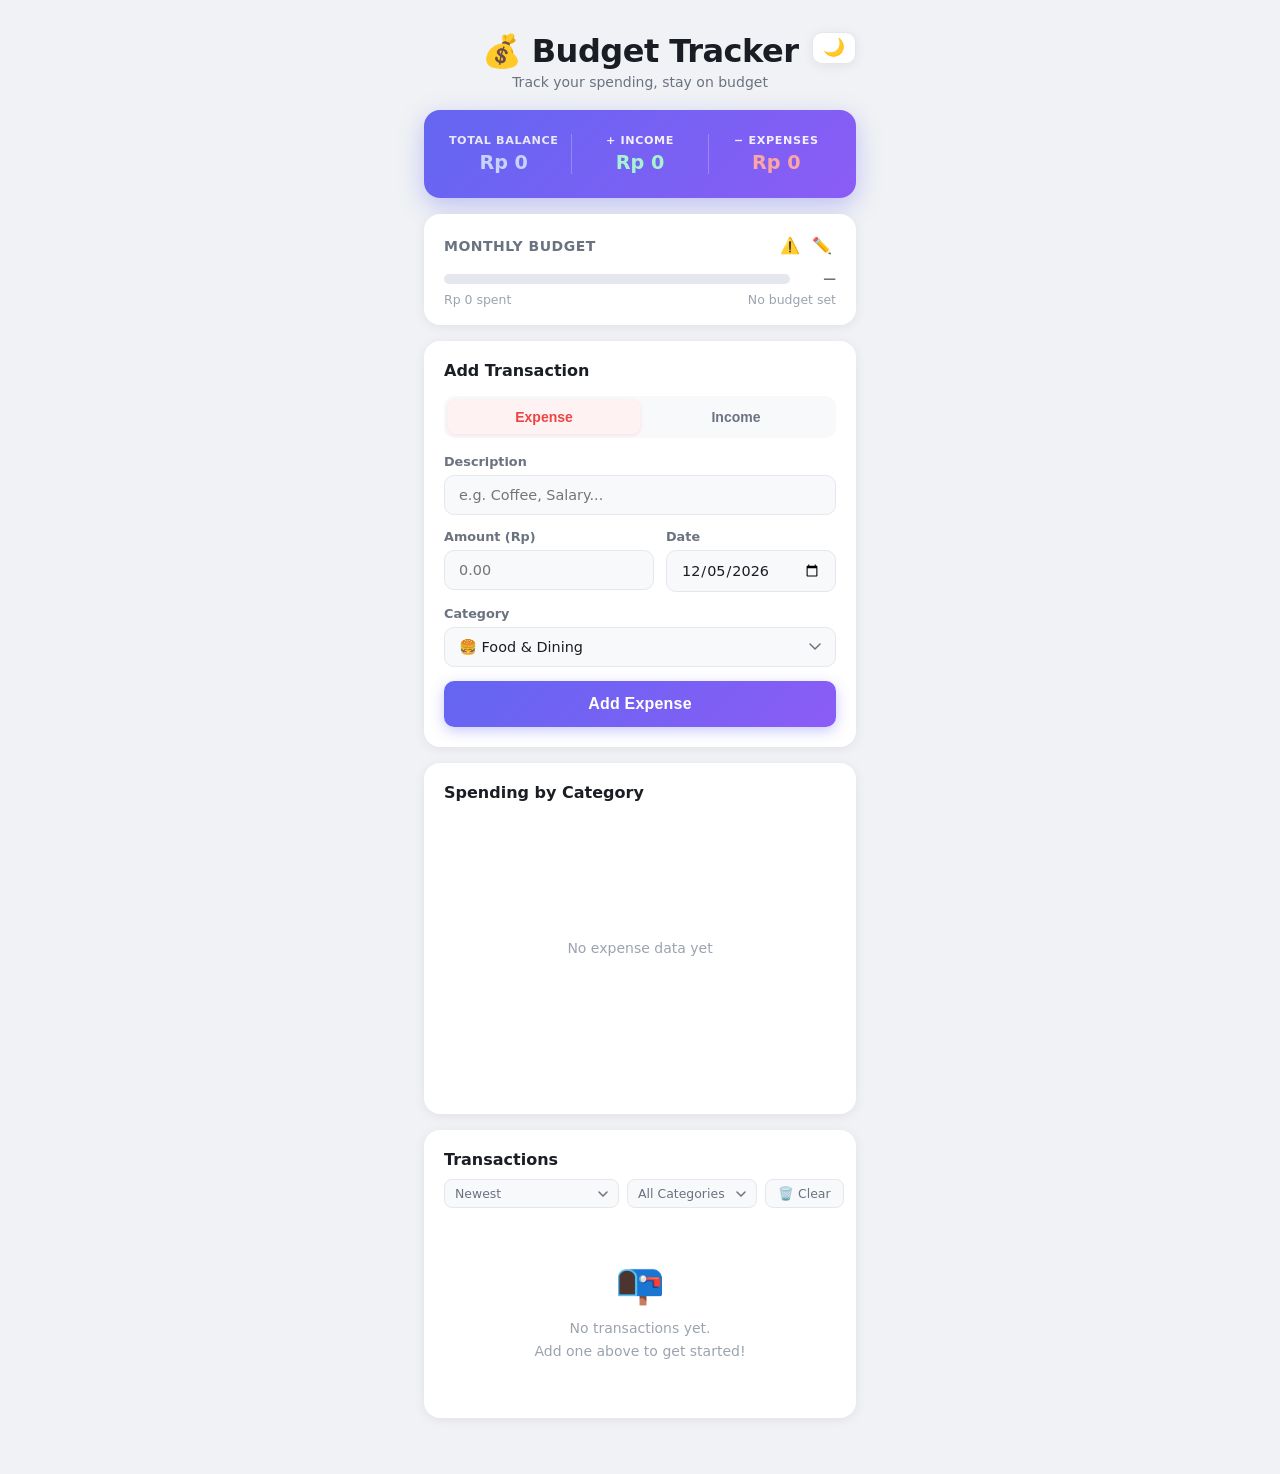
<file: index.html>
<!DOCTYPE html>
<html lang="en">
<head>
  <meta charset="UTF-8" />
  <meta name="viewport" content="width=device-width, initial-scale=1.0" />
  <title>Expense & Budget Visualizer</title>
  <link rel="stylesheet" href="styles.css" />
</head>
<body>

  <div class="app">

    <!-- Header -->
    <header class="app-header">
      <button class="theme-toggle-btn" id="theme-toggle-btn" title="Toggle dark / light mode" aria-label="Toggle theme">🌙</button>
      <h1 class="app-title">💰 Budget Tracker</h1>
      <p class="app-subtitle">Track your spending, stay on budget</p>
    </header>

    <!-- Balance Card -->
    <section class="balance-section">
      <div class="balance-card">
        <div class="balance-item">
          <span class="balance-label">Total Balance</span>
          <span class="balance-amount" id="total-balance">$0.00</span>
        </div>
        <div class="balance-divider"></div>
        <div class="balance-item">
          <span class="balance-label income-label">+ Income</span>
          <span class="balance-amount income-amount" id="total-income">$0.00</span>
        </div>
        <div class="balance-divider"></div>
        <div class="balance-item">
          <span class="balance-label expense-label">− Expenses</span>
          <span class="balance-amount expense-amount" id="total-expense">$0.00</span>
        </div>
      </div>
    </section>

    <!-- Budget Goal -->
    <section class="budget-section">
      <div class="budget-card">
        <div class="budget-header">
          <span class="budget-title">Monthly Budget</span>
          <div class="budget-header-actions">
            <button class="budget-edit-btn" id="limit-edit-btn" title="Set spending limit per transaction">⚠️</button>
            <button class="budget-edit-btn" id="budget-edit-btn" title="Set budget">✏️</button>
          </div>
        </div>
        <div class="budget-bar-wrap">
          <div class="budget-bar" id="budget-bar">
            <div class="budget-bar-fill" id="budget-bar-fill"></div>
          </div>
          <span class="budget-percent" id="budget-percent">0%</span>
        </div>
        <div class="budget-meta">
          <span id="budget-spent-label">$0.00 spent</span>
          <span id="budget-goal-label">of $0.00</span>
        </div>
      </div>
    </section>

    <!-- Add Transaction Form -->
    <section class="form-section">
      <div class="form-card">
        <h2 class="form-title">Add Transaction</h2>
        <form id="transaction-form" novalidate>

          <!-- Type Toggle -->
          <div class="type-toggle">
            <button type="button" class="type-btn active" data-type="expense" id="btn-expense">Expense</button>
            <button type="button" class="type-btn" data-type="income" id="btn-income">Income</button>
          </div>

          <div class="form-row">
            <div class="form-group">
              <label for="txn-desc">Description</label>
              <input type="text" id="txn-desc" placeholder="e.g. Coffee, Salary..." maxlength="50" />
            </div>
          </div>

          <div class="form-row two-col">
            <div class="form-group">
              <label for="txn-amount">Amount (Rp)</label>
              <input type="number" id="txn-amount" placeholder="0.00" min="0.01" step="0.01" />
            </div>
            <div class="form-group">
              <label for="txn-date">Date</label>
              <input type="date" id="txn-date" />
            </div>
          </div>

          <div class="form-row">
            <div class="form-group">
              <label for="txn-category">Category</label>
              <select id="txn-category">
                <option value="Food">🍔 Food & Dining</option>
                <option value="Transport">🚗 Transport</option>
                <option value="Shopping">🛍️ Shopping</option>
                <option value="Entertainment">🎮 Entertainment</option>
                <option value="Health">💊 Health</option>
                <option value="Housing">🏠 Housing</option>
                <option value="Utilities">💡 Utilities</option>
                <option value="Education">📚 Education</option>
                <option value="Salary">💼 Salary</option>
                <option value="Other">📦 Other</option>
              </select>
            </div>
          </div>

          <button type="submit" class="submit-btn" id="submit-btn">Add Expense</button>
        </form>
      </div>
    </section>

    <!-- Category Chart -->
    <section class="chart-section">
      <div class="chart-card">
        <h2 class="section-title">Spending by Category</h2>
        <div class="chart-wrap">
          <canvas id="category-chart" width="260" height="260"></canvas>
          <div class="chart-empty" id="chart-empty">No expense data yet</div>
        </div>
        <div class="chart-legend" id="chart-legend"></div>
      </div>
    </section>

    <!-- Transaction History -->
    <section class="history-section">
      <div class="history-card">
        <div class="history-header">
          <h2 class="section-title">Transactions</h2>
          <div class="history-controls">
            <select id="sort-transactions" class="filter-select">
              <option value="newest">Newest</option>
              <option value="oldest">Oldest</option>
              <option value="amount-desc">Amount (High → Low)</option>
              <option value="amount-asc">Amount (Low → High)</option>
              <option value="category-az">Category (A–Z)</option>
            </select>
            <select id="filter-category" class="filter-select">
              <option value="all">All Categories</option>
              <option value="Food">Food</option>
              <option value="Transport">Transport</option>
              <option value="Shopping">Shopping</option>
              <option value="Entertainment">Entertainment</option>
              <option value="Health">Health</option>
              <option value="Housing">Housing</option>
              <option value="Utilities">Utilities</option>
              <option value="Education">Education</option>
              <option value="Salary">Salary</option>
              <option value="Other">Other</option>
            </select>
            <button class="clear-btn" id="clear-all-btn" title="Clear all transactions">🗑️ Clear</button>
          </div>
        </div>
        <div class="transaction-list" id="transaction-list">
          <div class="empty-state" id="empty-state">
            <span class="empty-icon">📭</span>
            <p>No transactions yet.<br/>Add one above to get started!</p>
          </div>
        </div>
      </div>
    </section>

  </div><!-- end .app -->

  <!-- Budget Modal -->
  <div class="modal-overlay" id="budget-modal" role="dialog" aria-modal="true" aria-labelledby="modal-title">
    <div class="modal">
      <h3 id="modal-title">Set Monthly Budget</h3>
      <input type="number" id="budget-input" placeholder="Enter budget amount" min="1" step="1" />
      <div class="modal-actions">
        <button class="modal-cancel" id="modal-cancel">Cancel</button>
        <button class="modal-save" id="modal-save">Save</button>
      </div>
    </div>
  </div>

  <!-- Spending Limit Modal -->
  <div class="modal-overlay" id="limit-modal" role="dialog" aria-modal="true" aria-labelledby="limit-modal-title">
    <div class="modal">
      <h3 id="limit-modal-title">⚠️ Set Spending Limit</h3>
      <p class="modal-hint">Transactions above this amount will be highlighted.</p>
      <input type="number" id="limit-input" placeholder="Enter limit per transaction" min="0.01" step="0.01" />
      <div class="modal-actions">
        <button class="modal-cancel" id="limit-modal-cancel">Cancel</button>
        <button class="modal-save" id="limit-modal-save">Save</button>
      </div>
    </div>
  </div>

  <!-- Delete Confirm Toast -->
  <div class="toast" id="toast"></div>

  <script src="app.js"></script>
</body>
</html>
</file>
<file: styles.css>
/* ============================================================
   BASE & RESET
   ============================================================ */
*, *::before, *::after {
  box-sizing: border-box;
  margin: 0;
  padding: 0;
}

:root {
  --bg: #f0f2f5;
  --surface: #ffffff;
  --surface-2: #f8f9fb;
  --border: #e4e7ed;
  --text-primary: #1a1d23;
  --text-secondary: #6b7280;
  --text-muted: #9ca3af;
  --income: #10b981;
  --income-bg: #ecfdf5;
  --expense: #ef4444;
  --expense-bg: #fef2f2;
  --accent: #6366f1;
  --accent-light: #eef2ff;
  --accent-hover: #4f46e5;
  --danger: #ef4444;
  --radius: 16px;
  --radius-sm: 10px;
  --shadow: 0 2px 12px rgba(0,0,0,0.07);
  --shadow-md: 0 4px 20px rgba(0,0,0,0.10);
  --font: 'Segoe UI', system-ui, -apple-system, sans-serif;

  /* Category Colors */
  --cat-food: #f97316;
  --cat-transport: #3b82f6;
  --cat-shopping: #ec4899;
  --cat-entertainment: #8b5cf6;
  --cat-health: #10b981;
  --cat-housing: #f59e0b;
  --cat-utilities: #06b6d4;
  --cat-education: #6366f1;
  --cat-salary: #22c55e;
  --cat-other: #9ca3af;
}

html {
  font-size: 16px;
  -webkit-text-size-adjust: 100%;
}

body {
  font-family: var(--font);
  background: var(--bg);
  color: var(--text-primary);
  min-height: 100vh;
  padding-bottom: 40px;
}

/* ============================================================
   APP SHELL
   ============================================================ */
.app {
  max-width: 480px;
  margin: 0 auto;
  padding: 0 16px;
}

/* ============================================================
   HEADER
   ============================================================ */
.app-header {
  text-align: center;
  padding: 32px 0 20px;
}

.app-title {
  font-size: 1.75rem;
  font-weight: 700;
  color: var(--text-primary);
  letter-spacing: -0.5px;
}

.app-subtitle {
  font-size: 0.875rem;
  color: var(--text-secondary);
  margin-top: 4px;
}

/* ============================================================
   BALANCE CARD
   ============================================================ */
.balance-section { margin-bottom: 16px; }

.balance-card {
  background: linear-gradient(135deg, #6366f1 0%, #8b5cf6 100%);
  border-radius: var(--radius);
  padding: 24px 20px;
  display: flex;
  align-items: center;
  justify-content: space-between;
  gap: 8px;
  box-shadow: 0 8px 24px rgba(99,102,241,0.35);
  color: #fff;
}

.balance-item {
  display: flex;
  flex-direction: column;
  align-items: center;
  flex: 1;
}

.balance-label {
  font-size: 0.7rem;
  font-weight: 600;
  text-transform: uppercase;
  letter-spacing: 0.6px;
  opacity: 0.85;
  margin-bottom: 4px;
}

.income-label { opacity: 0.9; }
.expense-label { opacity: 0.9; }

.balance-amount {
  font-size: 1.1rem;
  font-weight: 700;
}

.income-amount { color: #a7f3d0; }
.expense-amount { color: #fca5a5; }

.balance-divider {
  width: 1px;
  height: 40px;
  background: rgba(255,255,255,0.25);
}

/* ============================================================
   BUDGET SECTION
   ============================================================ */
.budget-section { margin-bottom: 16px; }

.budget-card {
  background: var(--surface);
  border-radius: var(--radius);
  padding: 18px 20px;
  box-shadow: var(--shadow);
}

.budget-header {
  display: flex;
  justify-content: space-between;
  align-items: center;
  margin-bottom: 12px;
}

.budget-title {
  font-size: 0.875rem;
  font-weight: 600;
  color: var(--text-secondary);
  text-transform: uppercase;
  letter-spacing: 0.5px;
}

.budget-edit-btn {
  background: none;
  border: none;
  cursor: pointer;
  font-size: 1rem;
  padding: 4px;
  border-radius: 6px;
  transition: background 0.15s;
}
.budget-edit-btn:hover { background: var(--accent-light); }

.budget-bar-wrap {
  display: flex;
  align-items: center;
  gap: 10px;
  margin-bottom: 6px;
}

.budget-bar {
  flex: 1;
  height: 10px;
  background: var(--border);
  border-radius: 99px;
  overflow: hidden;
}

.budget-bar-fill {
  height: 100%;
  width: 0%;
  background: linear-gradient(90deg, #6366f1, #8b5cf6);
  border-radius: 99px;
  transition: width 0.5s ease, background 0.3s;
}

.budget-bar-fill.warning { background: linear-gradient(90deg, #f59e0b, #fbbf24); }
.budget-bar-fill.danger  { background: linear-gradient(90deg, #ef4444, #f87171); }

.budget-percent {
  font-size: 0.8rem;
  font-weight: 700;
  color: var(--text-secondary);
  min-width: 36px;
  text-align: right;
}

.budget-meta {
  display: flex;
  justify-content: space-between;
  font-size: 0.78rem;
  color: var(--text-muted);
}

/* ============================================================
   FORM CARD
   ============================================================ */
.form-section { margin-bottom: 16px; }

.form-card {
  background: var(--surface);
  border-radius: var(--radius);
  padding: 20px;
  box-shadow: var(--shadow);
}

.form-title {
  font-size: 1rem;
  font-weight: 700;
  color: var(--text-primary);
  margin-bottom: 16px;
}

/* Type Toggle */
.type-toggle {
  display: flex;
  background: var(--surface-2);
  border-radius: var(--radius-sm);
  padding: 4px;
  margin-bottom: 16px;
}

.type-btn {
  flex: 1;
  padding: 9px 0;
  border: none;
  background: none;
  border-radius: 8px;
  font-size: 0.875rem;
  font-weight: 600;
  cursor: pointer;
  color: var(--text-secondary);
  transition: all 0.2s;
}

.type-btn.active[data-type="expense"] {
  background: var(--expense-bg);
  color: var(--expense);
  box-shadow: 0 1px 4px rgba(239,68,68,0.15);
}

.type-btn.active[data-type="income"] {
  background: var(--income-bg);
  color: var(--income);
  box-shadow: 0 1px 4px rgba(16,185,129,0.15);
}

/* Form Layout */
.form-row { margin-bottom: 14px; }
.form-row.two-col {
  display: grid;
  grid-template-columns: 1fr 1fr;
  gap: 12px;
}

.form-group {
  display: flex;
  flex-direction: column;
  gap: 6px;
}

.form-group label {
  font-size: 0.8rem;
  font-weight: 600;
  color: var(--text-secondary);
}

.form-group input,
.form-group select {
  padding: 11px 14px;
  border: 1.5px solid var(--border);
  border-radius: var(--radius-sm);
  font-size: 0.9rem;
  font-family: var(--font);
  color: var(--text-primary);
  background: var(--surface-2);
  transition: border-color 0.2s, box-shadow 0.2s;
  outline: none;
  -webkit-appearance: none;
  appearance: none;
}

.form-group select {
  background-image: url("data:image/svg+xml,%3Csvg xmlns='http://www.w3.org/2000/svg' width='12' height='8' viewBox='0 0 12 8'%3E%3Cpath d='M1 1l5 5 5-5' stroke='%236b7280' stroke-width='1.5' fill='none' stroke-linecap='round'/%3E%3C/svg%3E");
  background-repeat: no-repeat;
  background-position: right 14px center;
  padding-right: 36px;
}

.form-group input:focus,
.form-group select:focus {
  border-color: var(--accent);
  box-shadow: 0 0 0 3px rgba(99,102,241,0.12);
  background: var(--surface);
}

.form-group input.error,
.form-group select.error {
  border-color: var(--expense);
  box-shadow: 0 0 0 3px rgba(239,68,68,0.10);
}

.submit-btn {
  width: 100%;
  padding: 14px;
  background: linear-gradient(135deg, #6366f1, #8b5cf6);
  color: #fff;
  border: none;
  border-radius: var(--radius-sm);
  font-size: 1rem;
  font-weight: 700;
  cursor: pointer;
  letter-spacing: 0.2px;
  box-shadow: 0 4px 14px rgba(99,102,241,0.35);
  transition: transform 0.15s, box-shadow 0.15s;
}

.submit-btn:hover  { transform: translateY(-1px); box-shadow: 0 6px 18px rgba(99,102,241,0.4); }
.submit-btn:active { transform: translateY(0); }
.submit-btn.income-mode {
  background: linear-gradient(135deg, #10b981, #34d399);
  box-shadow: 0 4px 14px rgba(16,185,129,0.35);
}

/* ============================================================
   CHART SECTION
   ============================================================ */
.chart-section { margin-bottom: 16px; }

.chart-card {
  background: var(--surface);
  border-radius: var(--radius);
  padding: 20px;
  box-shadow: var(--shadow);
}

.section-title {
  font-size: 1rem;
  font-weight: 700;
  color: var(--text-primary);
  margin-bottom: 16px;
}

.chart-wrap {
  position: relative;
  display: flex;
  justify-content: center;
  align-items: center;
  min-height: 260px;
}

#category-chart {
  display: block;
  max-width: 100%;
}

.chart-empty {
  position: absolute;
  font-size: 0.875rem;
  color: var(--text-muted);
  display: none;
  text-align: center;
}

.chart-legend {
  display: flex;
  flex-wrap: wrap;
  gap: 8px 16px;
  margin-top: 16px;
  justify-content: center;
}

.legend-item {
  display: flex;
  align-items: center;
  gap: 6px;
  font-size: 0.8rem;
  color: var(--text-secondary);
}

.legend-dot {
  width: 10px;
  height: 10px;
  border-radius: 50%;
  flex-shrink: 0;
}

/* ============================================================
   HISTORY SECTION
   ============================================================ */
.history-section { margin-bottom: 16px; }

.history-card {
  background: var(--surface);
  border-radius: var(--radius);
  padding: 20px;
  box-shadow: var(--shadow);
}

.history-header {
  display: flex;
  justify-content: space-between;
  align-items: center;
  margin-bottom: 16px;
  flex-wrap: wrap;
  gap: 10px;
}

.history-header .section-title { margin-bottom: 0; }

.history-controls {
  display: flex;
  align-items: center;
  gap: 8px;
}

.filter-select {
  padding: 6px 28px 6px 10px;
  border: 1.5px solid var(--border);
  border-radius: 8px;
  font-size: 0.78rem;
  font-family: var(--font);
  color: var(--text-secondary);
  background: var(--surface-2);
  background-image: url("data:image/svg+xml,%3Csvg xmlns='http://www.w3.org/2000/svg' width='10' height='6' viewBox='0 0 10 6'%3E%3Cpath d='M1 1l4 4 4-4' stroke='%236b7280' stroke-width='1.5' fill='none' stroke-linecap='round'/%3E%3C/svg%3E");
  background-repeat: no-repeat;
  background-position: right 10px center;
  -webkit-appearance: none;
  appearance: none;
  outline: none;
  cursor: pointer;
}

.clear-btn {
  padding: 6px 12px;
  background: var(--surface-2);
  border: 1.5px solid var(--border);
  border-radius: 8px;
  font-size: 0.78rem;
  font-family: var(--font);
  color: var(--text-secondary);
  cursor: pointer;
  transition: all 0.15s;
  white-space: nowrap;
}
.clear-btn:hover { background: var(--expense-bg); color: var(--expense); border-color: #fca5a5; }

/* Transaction Items */
.transaction-list {
  display: flex;
  flex-direction: column;
  gap: 10px;
}

.txn-item {
  display: flex;
  align-items: center;
  gap: 12px;
  padding: 12px 14px;
  background: var(--surface-2);
  border-radius: var(--radius-sm);
  border-left: 3px solid transparent;
  transition: transform 0.15s, box-shadow 0.15s;
  animation: slideIn 0.25s ease;
}

@keyframes slideIn {
  from { opacity: 0; transform: translateY(-8px); }
  to   { opacity: 1; transform: translateY(0); }
}

.txn-item:hover {
  transform: translateX(2px);
  box-shadow: var(--shadow);
}

.txn-item.income  { border-left-color: var(--income); }
.txn-item.expense { border-left-color: var(--expense); }

.txn-icon {
  font-size: 1.3rem;
  width: 36px;
  height: 36px;
  display: flex;
  align-items: center;
  justify-content: center;
  background: var(--surface);
  border-radius: 10px;
  flex-shrink: 0;
}

.txn-info {
  flex: 1;
  min-width: 0;
}

.txn-desc {
  font-size: 0.9rem;
  font-weight: 600;
  color: var(--text-primary);
  white-space: nowrap;
  overflow: hidden;
  text-overflow: ellipsis;
}

.txn-meta {
  font-size: 0.73rem;
  color: var(--text-muted);
  margin-top: 2px;
}

.txn-right {
  display: flex;
  flex-direction: column;
  align-items: flex-end;
  gap: 4px;
}

.txn-amount {
  font-size: 0.95rem;
  font-weight: 700;
}
.txn-item.income  .txn-amount { color: var(--income); }
.txn-item.expense .txn-amount { color: var(--expense); }

.txn-delete {
  background: none;
  border: none;
  cursor: pointer;
  font-size: 0.85rem;
  color: var(--text-muted);
  padding: 2px 4px;
  border-radius: 4px;
  transition: color 0.15s, background 0.15s;
  line-height: 1;
}
.txn-delete:hover { color: var(--expense); background: var(--expense-bg); }

/* Empty State */
.empty-state {
  display: flex;
  flex-direction: column;
  align-items: center;
  padding: 36px 20px;
  color: var(--text-muted);
  gap: 10px;
  text-align: center;
}
.empty-icon { font-size: 2.5rem; }
.empty-state p { font-size: 0.875rem; line-height: 1.6; }

/* ============================================================
   MODAL
   ============================================================ */
.modal-overlay {
  position: fixed;
  inset: 0;
  background: rgba(0,0,0,0.45);
  display: flex;
  align-items: center;
  justify-content: center;
  z-index: 100;
  opacity: 0;
  pointer-events: none;
  transition: opacity 0.2s;
  padding: 20px;
}
.modal-overlay.open {
  opacity: 1;
  pointer-events: all;
}

.modal {
  background: var(--surface);
  border-radius: var(--radius);
  padding: 28px 24px;
  width: 100%;
  max-width: 340px;
  box-shadow: var(--shadow-md);
  transform: scale(0.95);
  transition: transform 0.2s;
}
.modal-overlay.open .modal { transform: scale(1); }

.modal h3 {
  font-size: 1.1rem;
  font-weight: 700;
  margin-bottom: 16px;
  color: var(--text-primary);
}

.modal input {
  width: 100%;
  padding: 12px 14px;
  border: 1.5px solid var(--border);
  border-radius: var(--radius-sm);
  font-size: 1rem;
  font-family: var(--font);
  outline: none;
  margin-bottom: 20px;
  background: var(--surface-2);
  color: var(--text-primary);
}
.modal input:focus {
  border-color: var(--accent);
  box-shadow: 0 0 0 3px rgba(99,102,241,0.12);
}

.modal-actions {
  display: flex;
  gap: 10px;
  justify-content: flex-end;
}

.modal-cancel {
  padding: 10px 18px;
  border: 1.5px solid var(--border);
  background: none;
  border-radius: var(--radius-sm);
  font-size: 0.875rem;
  cursor: pointer;
  color: var(--text-secondary);
  font-family: var(--font);
  transition: background 0.15s;
}
.modal-cancel:hover { background: var(--surface-2); }

.modal-save {
  padding: 10px 22px;
  background: linear-gradient(135deg, #6366f1, #8b5cf6);
  color: #fff;
  border: none;
  border-radius: var(--radius-sm);
  font-size: 0.875rem;
  font-weight: 700;
  cursor: pointer;
  font-family: var(--font);
}
.modal-save:hover { opacity: 0.9; }

/* ============================================================
   TOAST
   ============================================================ */
.toast {
  position: fixed;
  bottom: 24px;
  left: 50%;
  transform: translateX(-50%) translateY(20px);
  background: #1a1d23;
  color: #fff;
  padding: 12px 20px;
  border-radius: 99px;
  font-size: 0.875rem;
  font-weight: 500;
  opacity: 0;
  pointer-events: none;
  transition: all 0.3s;
  z-index: 200;
  white-space: nowrap;
  box-shadow: 0 4px 20px rgba(0,0,0,0.25);
}
.toast.show {
  opacity: 1;
  transform: translateX(-50%) translateY(0);
}

/* ============================================================
   CATEGORY COLOR BADGES
   ============================================================ */
.cat-Food          { color: var(--cat-food); }
.cat-Transport     { color: var(--cat-transport); }
.cat-Shopping      { color: var(--cat-shopping); }
.cat-Entertainment { color: var(--cat-entertainment); }
.cat-Health        { color: var(--cat-health); }
.cat-Housing       { color: var(--cat-housing); }
.cat-Utilities     { color: var(--cat-utilities); }
.cat-Education     { color: var(--cat-education); }
.cat-Salary        { color: var(--cat-salary); }
.cat-Other         { color: var(--cat-other); }

/* ============================================================
   RESPONSIVE
   ============================================================ */
@media (min-width: 520px) {
  .app { padding: 0 24px; }
  .balance-amount { font-size: 1.2rem; }
  .app-title { font-size: 2rem; }
}

/* ============================================================
   DARK MODE
   ============================================================ */
body {
  transition: background 0.3s, color 0.3s;
}

body.dark {
  --bg:           #0f1117;
  --surface:      #1a1d27;
  --surface-2:    #22263a;
  --border:       #2e3247;
  --text-primary: #e8eaf0;
  --text-secondary: #9aa0b8;
  --text-muted:   #5c6280;
  --income-bg:    #0d2e22;
  --expense-bg:   #2e1515;
  --accent-light: #1e2040;
  --shadow:       0 2px 12px rgba(0,0,0,0.35);
  --shadow-md:    0 4px 20px rgba(0,0,0,0.45);
}

/* Donut hole adapts to dark surface */
body.dark canvas { --chart-hole: #1a1d27; }

/* ============================================================
   THEME TOGGLE BUTTON
   ============================================================ */
.app-header {
  position: relative;
}

.theme-toggle-btn {
  position: absolute;
  top: 32px;
  right: 0;
  background: var(--surface);
  border: 1.5px solid var(--border);
  border-radius: 10px;
  padding: 6px 10px;
  font-size: 1.1rem;
  cursor: pointer;
  box-shadow: var(--shadow);
  transition: background 0.15s, border-color 0.15s;
  line-height: 1;
}
.theme-toggle-btn:hover { background: var(--accent-light); border-color: var(--accent); }

/* ============================================================
   BUDGET HEADER ACTIONS
   ============================================================ */
.budget-header-actions {
  display: flex;
  gap: 4px;
}

/* ============================================================
   OVER-LIMIT TRANSACTION HIGHLIGHT
   ============================================================ */
.txn-item.over-limit {
  background: var(--expense-bg);
  border-left-color: #f97316;
  box-shadow: 0 0 0 1.5px rgba(249,115,22,0.25);
}

.txn-item.over-limit .txn-amount {
  color: #f97316;
}

/* ============================================================
   MODAL HINT TEXT
   ============================================================ */
.modal-hint {
  font-size: 0.8rem;
  color: var(--text-muted);
  margin-bottom: 14px;
  margin-top: -8px;
}
</file>
